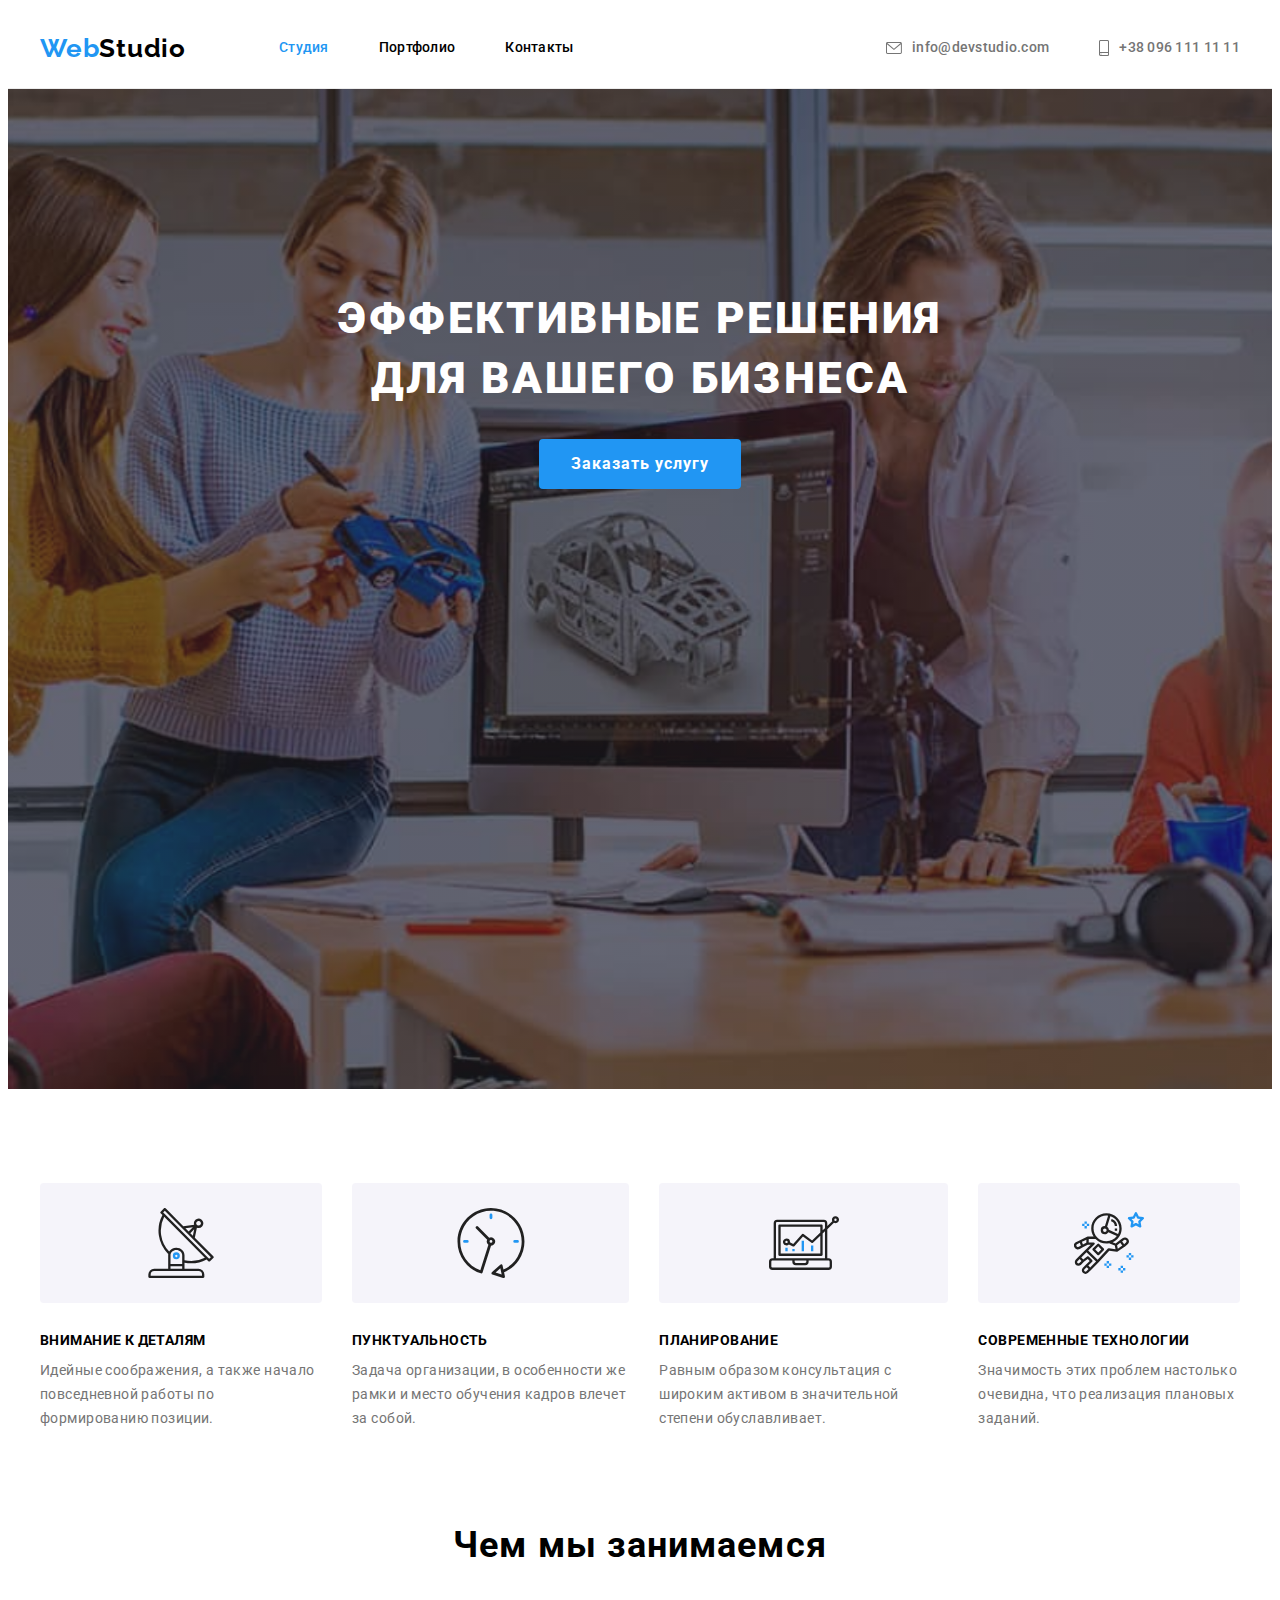
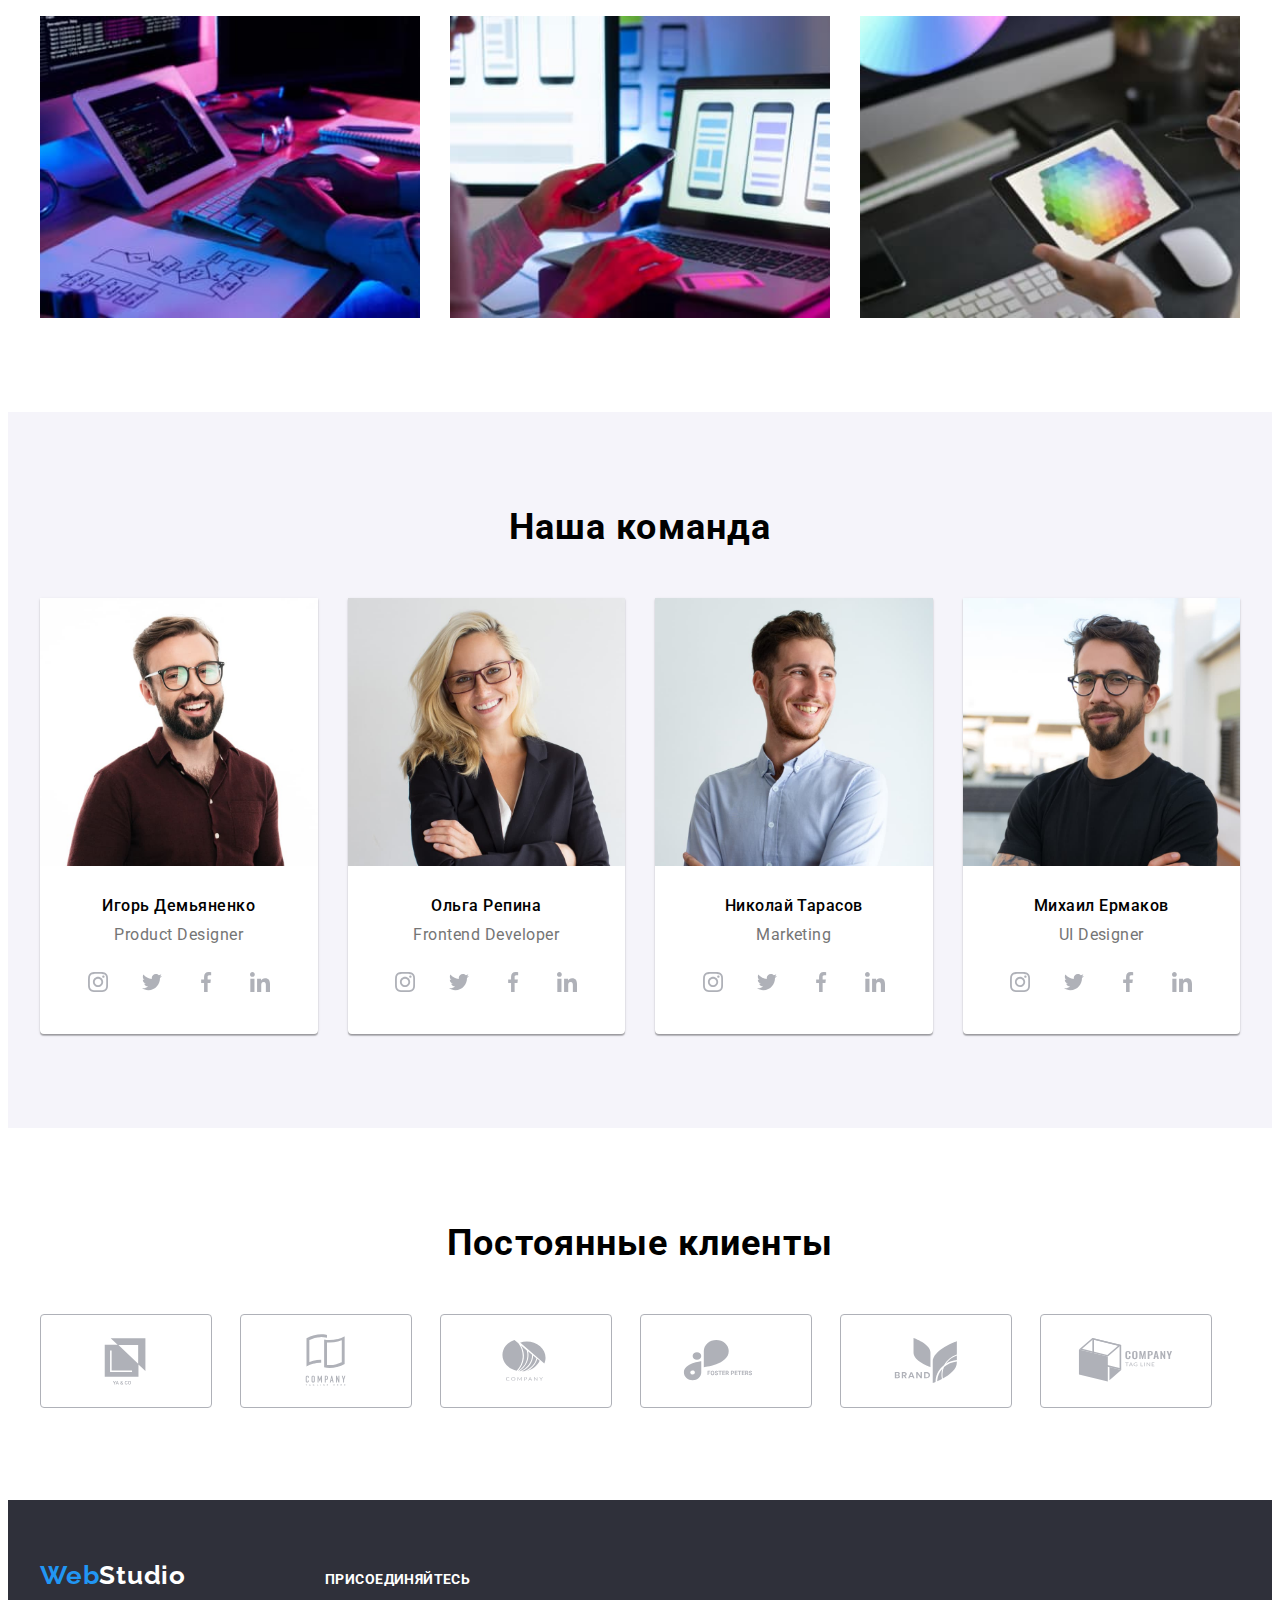
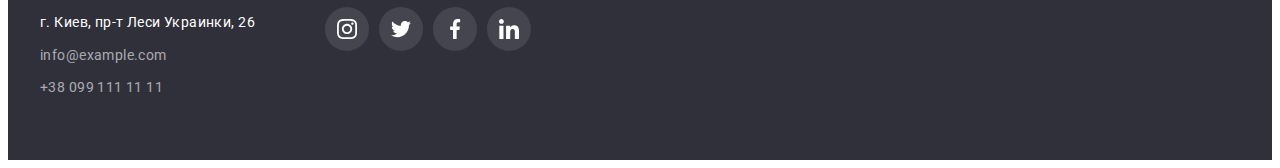
<file: index.html>
<!DOCTYPE html>
<html lang="ru">
  <head>
    <meta charset="UTF-8" />
    <meta http-equiv="X-UA-Compatible" content="IE=edge" />
    <meta name="viewport" content="width=device-width, initial-scale=1.0" />
    <title>WebStudio</title>
    <link
      href="https://fonts.googleapis.com/css2?family=Raleway:wght@700&family=Roboto:wght@400;500;700;900&display=swap"
      rel="stylesheet"
    />
    <link
      rel="stylesheet"
      href="https://cdnjs.cloudflare.com/ajax/libs/modern-normalize/1.1.0/modern-normalize.min.css"
      integrity="sha512-wpPYUAdjBVSE4KJnH1VR1HeZfpl1ub8YT/NKx4PuQ5NmX2tKuGu6U/JRp5y+Y8XG2tV+wKQpNHVUX03MfMFn9Q=="
      crossorigin="anonymous"
      referrerpolicy="no-referrer"
    />
    <link rel="stylesheet" href="./css/styles.css" />
  </head>
  <body>
    <header class="header">
      <div class="container">
        <nav class="nav">
          <ul class="nav-list list">
            <li class="nav-item">
              <a href="" class="logo link"
                >Web<span class="header-logo">Studio</span></a
              >
            </li>
            <li class="nav-item">
              <a href="" class="nav-link current link">Студия</a>
            </li>
            <li class="nav-item">
              <a href="./portfolio.html" class="nav-link link">Портфолио</a>
            </li>
            <li class="nav-item">
              <a href="" class="nav-link link">Контакты</a>
            </li>
          </ul>
        </nav>
        <ul class="contacts-list list">
          <li class="contacts-item">
            <a href="mailto:info@devstudio.com" class="contacts-link link">
              <svg class="contacts-icon" width="16" height="12"><use href="./img/icons.svg#icon-envelope"></use></svg>
              info@devstudio.com
            </a>
          </li>
          <li class="contacts-item">
            <a href="tel:+380961111111" class="contacts-link link"
              ><svg class="contacts-icon" width="10" height="16"><use href="./img/icons.svg#icon-smartphone"></use></svg>
              +38 096 111 11 11
            </a>
          </li>
        </ul>
      </div>
    </header>
    <main>
      <section class="hero overlay">
        <h1 class="hero-title">Эффективные решения для вашего бизнеса</h1>
        <button type="button" class="hero-btn button">Заказать услугу</button>
      </section>
      <section class="features section">
        <div class="container">
          <h2 class="visually-hidden">Наши преимущества</h2>
          <ul class="features-list list">
            <li class="features-item icon-antenna">
              <h3 class="features-subtitle">Внимание к деталям</h3>
              <p class="features-text">
                Идейные соображения, а также начало повседневной работы по
                формированию позиции.
              </p>
            </li>
            <li class="features-item icon-clock">
              <h3 class="features-subtitle">Пунктуальность</h3>
              <p class="features-text">
                Задача организации, в особенности же рамки и место обучения
                кадров влечет за собой.
              </p>
            </li>
            <li class="features-item icon-diagram">
              <h3 class="features-subtitle">Планирование</h3>
              <p class="features-text">
                Равным образом консультация с широким активом в значительной
                степени обуславливает.
              </p>
            </li>
            <li class="features-item icon-astronaut">
              <h3 class="features-subtitle">Современные технологии</h3>
              <p class="features-text">
                Значимость этих проблем настолько очевидна, что реализация
                плановых заданий.
              </p>
            </li>
          </ul>
        </div>
      </section>
      <section class="work bottom-padding">
        <div class="container">
          <h2 class="work-title title">Чем мы занимаемся</h2>
          <ul class="work-list list">
            <li class="work-item">
              <img src="./img/work1.jpg" width="370" alt="Фото кодирования" />
            </li>
            <li class="work-item">
              <img
                src="./img/work2.jpg"
                width="370"
                alt="Фото создания интерфейса"
              />
            </li>
            <li class="work-item">
              <img
                src="./img/work3.jpg"
                width="370"
                alt="Фото подбора цветов"
              />
            </li>
          </ul>
        </div>
      </section>
      <section class="team section">
        <div class="container">
          <h2 class="team-title title">Наша команда</h2>
          <ul class="team-list list">
            <li class="team-item">
              <img src="./img/team1.jpg" width="270" alt="Фото сотрудника 1" />
              <div class="team-container">
                <h3 class="team-subtitle">Игорь Демьяненко</h3>
                <p lang="en" class="team-text">Product Designer</p>
                <ul class="social-list list">
                  <li class="social-item">
                    <a href="" class="social-link link">
                      <svg class="social-icon" width="20" height="20">
                        <use href="./img/icons.svg#icon-instagram"></use>
                      </svg>
                    </a>
                  </li>
                  <li class="social-item">
                    <a href="" class="social-link link">
                      <svg class="social-icon" width="20" height="20">
                        <use href="./img/icons.svg#icon-twitter"></use>
                      </svg>
                    </a>
                  </li>
                  <li class="social-item">
                    <a href="" class="social-link link">
                      <svg class="social-icon" width="20" height="20">
                        <use href="./img/icons.svg#icon-facebook"></use>
                      </svg>
                    </a>
                  </li>
                  <li class="social-item">
                    <a href="" class="social-link link">
                      <svg class="social-icon" width="20" height="20">
                        <use href="./img/icons.svg#icon-linkedin"></use>
                      </svg>
                    </a>
                  </li>
                </ul>
            </div>
            </li>
            <li class="team-item">
              <img src="./img/team2.jpg" width="270" alt="Фото сотрудника 2" />
              <div class="team-container">
                <h3 class="team-subtitle">Ольга Репина</h3>
                <p lang="en" class="team-text">Frontend Developer</p>
              <ul class="social-list list">
                  <li class="social-item">
                    <a href="" class="social-link link">
                      <svg class="social-icon" width="20" height="20">
                        <use href="./img/icons.svg#icon-instagram"></use>
                      </svg>
                    </a>
                  </li>
                  <li class="social-item">
                    <a href="" class="social-link link">
                      <svg class="social-icon" width="20" height="20">
                        <use href="./img/icons.svg#icon-twitter"></use>
                      </svg>
                    </a>
                  </li>
                  <li class="social-item">
                    <a href="" class="social-link link">
                      <svg class="social-icon" width="20" height="20">
                        <use href="./img/icons.svg#icon-facebook"></use>
                      </svg>
                    </a>
                  </li>
                  <li class="social-item">
                    <a href="" class="social-link link">
                      <svg class="social-icon" width="20" height="20">
                        <use href="./img/icons.svg#icon-linkedin"></use>
                      </svg>
                    </a>
                  </li>
                </ul>
              </div>
            </li>
            <li class="team-item">
              <img src="./img/team3.jpg" width="270" alt="Фото сотрудника 3" />
              <div class="team-container">
                <h3 class="team-subtitle">Николай Тарасов</h3>
                <p lang="en" class="team-text">Marketing</p>
              <ul class="social-list list">
                  <li class="social-item">
                    <a href="" class="social-link link">
                      <svg class="social-icon" width="20" height="20">
                        <use href="./img/icons.svg#icon-instagram"></use>
                      </svg>
                    </a>
                  </li>
                  <li class="social-item">
                    <a href="" class="social-link link">
                      <svg class="social-icon" width="20" height="20">
                        <use href="./img/icons.svg#icon-twitter"></use>
                      </svg>
                    </a>
                  </li>
                  <li class="social-item">
                    <a href="" class="social-link link">
                      <svg class="social-icon" width="20" height="20">
                        <use href="./img/icons.svg#icon-facebook"></use>
                      </svg>
                    </a>
                  </li>
                  <li class="social-item">
                    <a href="" class="social-link link">
                      <svg class="social-icon" width="20" height="20">
                        <use href="./img/icons.svg#icon-linkedin"></use>
                      </svg>
                    </a>
                  </li>
                </ul>
              </div>
            </li>
            <li class="team-item">
              <img src="./img/team4.jpg" width="270" alt="Фото сотрудника 4" />
              <div class="team-container">
                <h3 class="team-subtitle">Михаил Ермаков</h3>
                <p lang="en" class="team-text">UI Designer</p>
              <ul class="social-list list">
                  <li class="social-item">
                    <a href="" class="social-link link">
                      <svg class="social-icon" width="20" height="20">
                        <use href="./img/icons.svg#icon-instagram"></use>
                      </svg>
                    </a>
                  </li>
                  <li class="social-item">
                    <a href="" class="social-link link">
                      <svg class="social-icon" width="20" height="20">
                        <use href="./img/icons.svg#icon-twitter"></use>
                      </svg>
                    </a>
                  </li>
                  <li class="social-item">
                    <a href="" class="social-link link">
                      <svg class="social-icon" width="20" height="20">
                        <use href="./img/icons.svg#icon-facebook"></use>
                      </svg>
                    </a>
                  </li>
                  <li class="social-item">
                    <a href="" class="social-link link">
                      <svg class="social-icon" width="20" height="20">
                        <use href="./img/icons.svg#icon-linkedin"></use>
                      </svg>
                    </a>
                  </li>
                </ul>
              </div>
            </li>
          </ul>
        </div>
      </section>
      <section class="clients section">
        <div class="container">
          <h2 class="clients-title title">Постоянные клиенты</h2>
          <ul class="clients-list list">
            <li class="clients-item"><a href="" class="clients-link link">
              <svg class="clients-logo" width="106" height="60">
                <use href="./img/icons.svg#icon-logo1"></use>
              </svg>
            </a></li>
            <li class="clients-item"><a href="" class="clients-link link">
              <svg class="clients-logo" width="106" height="60">
                <use href="./img/icons.svg#icon-logo2"></use>
              </svg>
            </a></li>
            <li class="clients-item"><a href="" class="clients-link link">
              <svg class="clients-logo" width="106" height="60">
                <use href="./img/icons.svg#icon-logo3"></use>
              </svg>
            </a></li>
            <li class="clients-item"><a href="" class="clients-link link">
              <svg class="clients-logo" width="106" height="60">
                <use href="./img/icons.svg#icon-logo4"></use>
              </svg>
            </a></li>
            <li class="clients-item"><a href="" class="clients-link link">
              <svg class="clients-logo" width="106" height="60">
                <use href="./img/icons.svg#icon-logo5"></use>
              </svg>
            </a></li>
            <li class="clients-item"><a href="" class="clients-link link">
              <svg class="clients-logo" width="106" height="60">
                <use href="./img/icons.svg#icon-logo6"></use>
              </svg>
            </a></li>
          </ul>
        </div>
      </section>
    </main>
    <footer class="footer">
      <div class="container">
        <div class="address-container">
        <a href="" class="logo link"
          >Web<span class="footer-logo">Studio</span></a>
        <address class="address">
          <ul class="address-list list">
            <li class="address-item">
              <a
                href="https://goo.gl/maps/W3Zv1NeJPZBBUoi46"
                target="_blank"
                rel="noopener nofollow norefe"
                class="address-link map link"
                >г. Киев, пр-т Леси Украинки, 26</a
              >
            </li>
            <li class="address-item">
              <a href="mailto:info@example.com" class="address-link link"
                >info@example.com</a
              >
            </li>
            <li class="address-item">
              <a href="tel:+380991111111" class="address-link link"
                >+38 099 111 11 11</a
              >
            </li>
          </ul>
        </address>
      </div>
      <div class="social-container">
          <h3 class="social-subtitle">присоединяйтесь</h3>
          <ul class="social-list list">
            <li class="social-item">
              <a href="" class="social-link link">
                <svg class="social-icon" width="20" height="20">
                  <use href="./img/icons.svg#icon-instagram"></use>
                </svg>
              </a>
            </li>
            <li class="social-item">
              <a href="" class="social-link link">
                <svg class="social-icon" width="20" height="20">
                  <use href="./img/icons.svg#icon-twitter"></use>
                </svg>
              </a>
            </li>
            <li class="social-item">
              <a href="" class="social-link link">
                <svg class="social-icon" width="20" height="20">
                  <use href="./img/icons.svg#icon-facebook"></use>
                </svg>
              </a>
            </li>
            <li class="social-item">
              <a href="" class="social-link link">
                <svg class="social-icon" width="20" height="20">
                  <use href="./img/icons.svg#icon-linkedin"></use>
                </svg>
              </a>
            </li>
          </ul>
        </div>
      </div>
    </footer>
  </body>
</html>
</file>
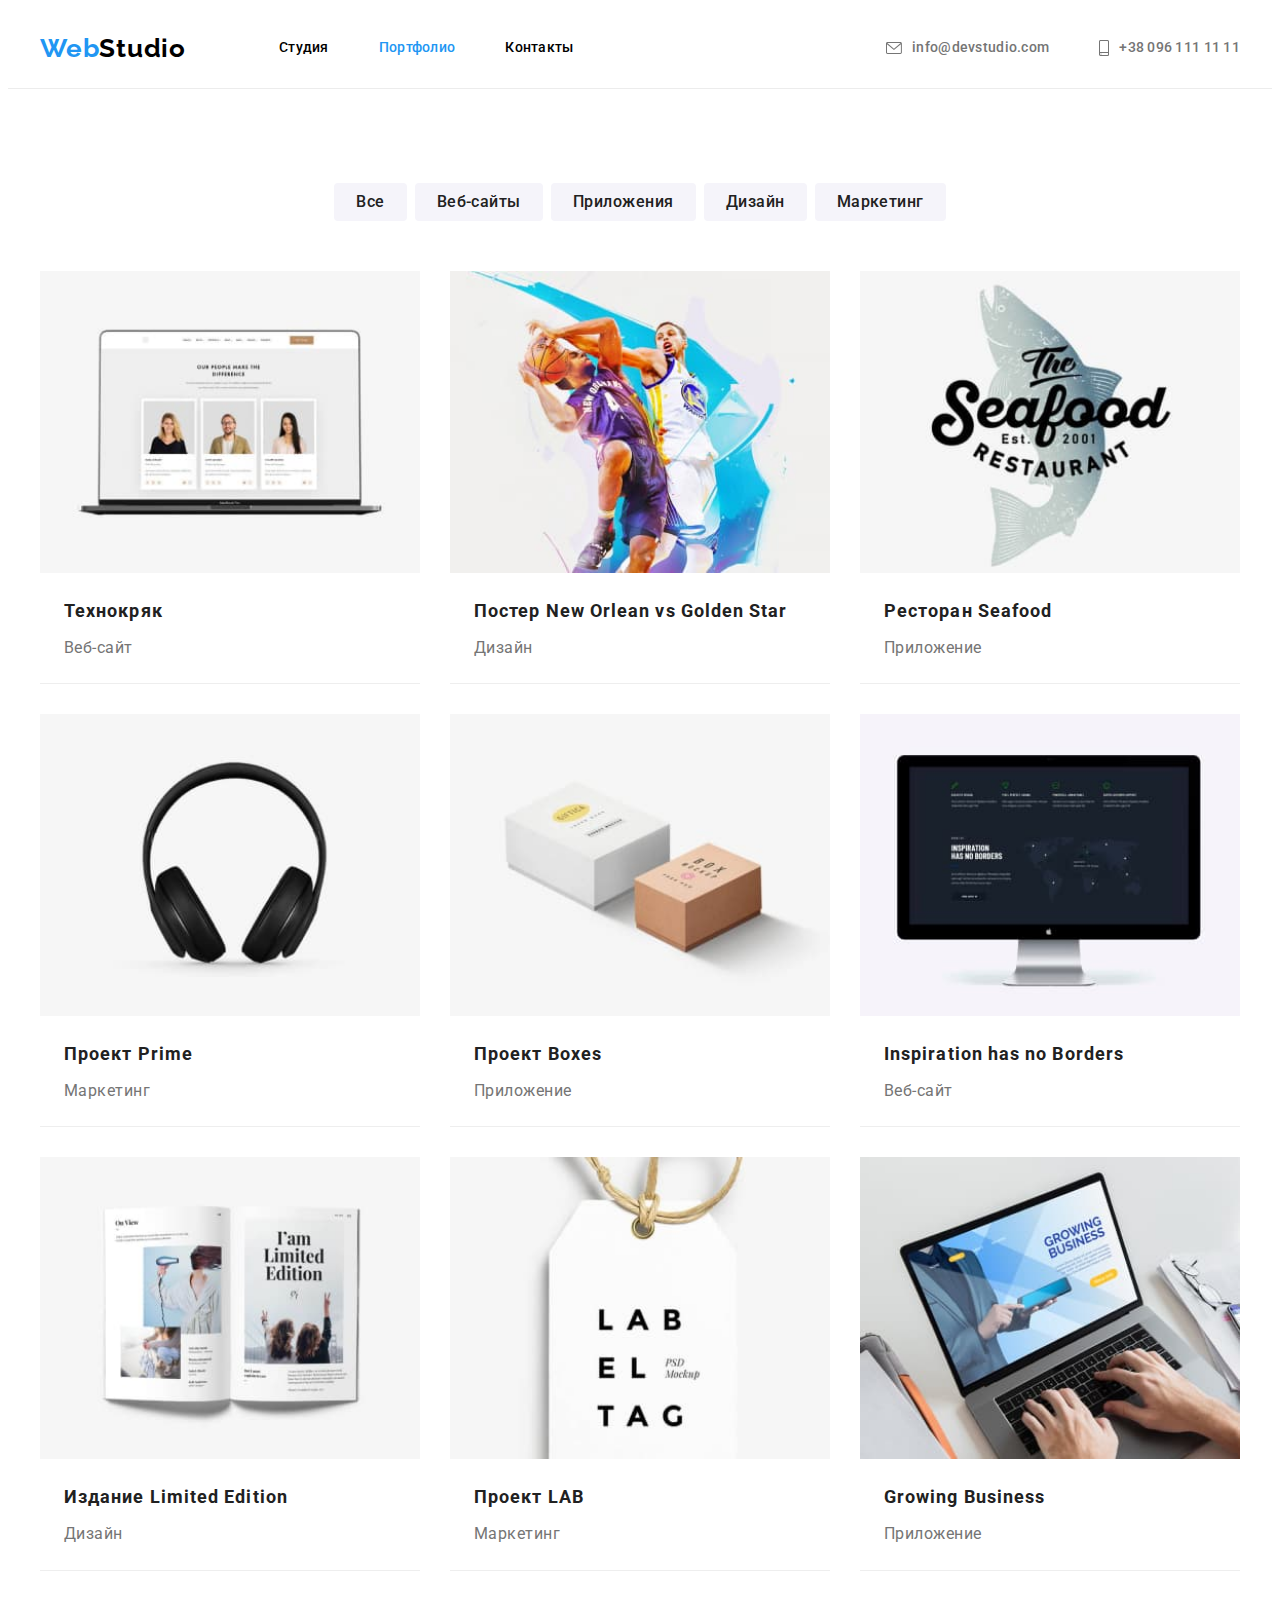
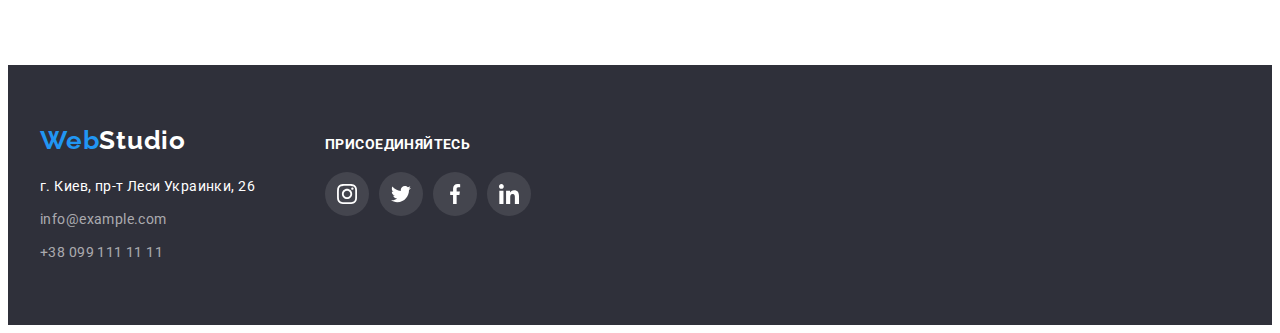
<file: portfolio.html>
<!DOCTYPE html>
<html lang="ru">
  <head>
    <meta charset="UTF-8" />
    <meta http-equiv="X-UA-Compatible" content="IE=edge" />
    <meta name="viewport" content="width=device-width, initial-scale=1.0" />
    <title>Portfolio</title>
    <link
      href="https://fonts.googleapis.com/css2?family=Raleway:wght@700&family=Roboto:wght@400;500;700;900&display=swap"
      rel="stylesheet"
    />
    <link
      rel="stylesheet"
      href="https://cdnjs.cloudflare.com/ajax/libs/modern-normalize/1.1.0/modern-normalize.min.css"
      integrity="sha512-wpPYUAdjBVSE4KJnH1VR1HeZfpl1ub8YT/NKx4PuQ5NmX2tKuGu6U/JRp5y+Y8XG2tV+wKQpNHVUX03MfMFn9Q=="
      crossorigin="anonymous"
      referrerpolicy="no-referrer"
    />
    <link rel="stylesheet" href="./css/styles.css" />
  </head>
  <body>
    <header class="header">
      <div class="container">
        <nav class="nav">
          <ul class="nav-list list">
            <li class="nav-item">
              <a href="" class="logo link"
                >Web<span class="header-logo">Studio</span></a
              >
            </li>
            <li class="nav-item">
              <a href="./index.html" class="nav-link link">Студия</a>
            </li>
            <li class="nav-item">
              <a href="" class="nav-link current link">Портфолио</a>
            </li>
            <li class="nav-item">
              <a href="" class="nav-link link">Контакты</a>
            </li>
          </ul>
        </nav>
        <ul class="contacts-list list">
          <li class="contacts-item">
            <a href="mailto:info@devstudio.com" class="contacts-link link">
              <svg class="contacts-icon" width="16" height="12"><use href="./img/icons.svg#icon-envelope"></use></svg>
              info@devstudio.com
            </a>
          </li>
          <li class="contacts-item">
            <a href="tel:+380961111111" class="contacts-link link"
              ><svg class="contacts-icon" width="10" height="16"><use href="./img/icons.svg#icon-smartphone"></use></svg>
              +38 096 111 11 11
            </a>
          </li>
        </ul>
      </div>
    </header>
    <main>
      <section class="projects section">
        <div class="container">
          <h1 class="visually-hidden">Примеры работ</h1>
          <ul class="projects-list list">
            <li class="projects-item">
              <button type="button" class="projects-btn button">Все</button>
            </li>
            <li class="projects-item">
              <button type="button" class="projects-btn button">
                Веб-сайты
              </button>
            </li>
            <li class="projects-item">
              <button type="button" class="projects-btn button">
                Приложения
              </button>
            </li>
            <li class="projects-item">
              <button type="button" class="projects-btn button">Дизайн</button>
            </li>
            <li class="projects-item">
              <button type="button" class="projects-btn button">
                Маркетинг
              </button>
            </li>
          </ul>
          <ul class="examples-list list">
            <li class="examples-item">
              <a href="" class="examples-link link">
                <img
                src="./img/project1.jpg"
                width="370"
                alt="Веб-сайт на экране ноутбука"
              />
              <div class="examples-container">
                <h2 class="examples-title">Технокряк</h2>
                <p class="examples-text">Веб-сайт</p>
              </div>
            </a>
            </li>
            <li class="examples-item">
              <a href="" class="examples-link link">
                <img
                src="./img/project2.jpg"
                width="370"
                alt="Постер баскетбол"
              />
              <div class="examples-container">
                <h2 class="examples-title">Постер New Orlean vs Golden Star</h2>
                <p class="examples-text">Дизайн</p>
              </div>
            </a>
            </li>
            <li class="examples-item">
              <a href="" class="examples-link link">
                <img
                src="./img/project3.jpg"
                width="370"
                alt="Лого ресторана Seafood"
              />
              <div class="examples-container">
                <h2 class="examples-title">Ресторан Seafood</h2>
                <p class="examples-text">Приложение</p>
              </div>
            </a>
            </li>
            <li class="examples-item">
              <a href="" class="examples-link link">
                <img src="./img/project4.jpg" width="370" alt="Наушники" />
              <div class="examples-container">
                <h2 class="examples-title">Проект Prime</h2>
                <p class="examples-text">Маркетинг</p>
              </div>
            </a>
            </li>
            <li class="examples-item">
              <a href="" class="examples-link link">
                <img src="./img/project5.jpg" width="370" alt="Две коробки" />
              <div class="examples-container">
                <h2 class="examples-title">Проект Boxes</h2>
                <p class="examples-text">Приложение</p>
              </div>
            </a>
            </li>
            <li class="examples-item">
              <a href="" class="examples-link link">
                <img
                src="./img/project6.jpg"
                width="370"
                alt="Веб-сайт на экране компьютера"
              />
              <div class="examples-container">
                <h2 class="examples-title">Inspiration has no Borders</h2>
                <p class="examples-text">Веб-сайт</p>
              </div>
            </a>
            </li>
            <li class="examples-item">
              <a href="" class="examples-link link">
                <img
                src="./img/project7.jpg"
                width="370"
                alt="Две страницы журнала"
              />
              <div class="examples-container">
                <h2 class="examples-title">Издание Limited Edition</h2>
                <p class="examples-text">Дизайн</p>
              </div>
            </a>
            </li>
            <li class="examples-item">
              <a href="" class="examples-link link">
                <img src="./img/project8.jpg" width="370" alt="Бирка" />
              <div class="examples-container">
                <h2 class="examples-title">Проект LAB</h2>
                <p class="examples-text">Маркетинг</p>
              </div>
            </a>
            </li>
            <li class="examples-item">
              <a href="" class="examples-link link">
                <img
                src="./img/project9.jpg"
                width="370"
                alt="Веб-сайт на экране ноутбука"
              />
              <div class="examples-container">
                <h2 class="examples-title">Growing Business</h2>
                <p class="examples-text">Приложение</p>
              </div>
            </a>
            </li>
          </ul>
        </div>
      </section>
    </main>
    <footer class="footer">
      <div class="container">
        <div class="address-container">
        <a href="" class="logo link"
          >Web<span class="footer-logo">Studio</span></a>
        <address class="address">
          <ul class="address-list list">
            <li class="address-item">
              <a
                href="https://goo.gl/maps/W3Zv1NeJPZBBUoi46"
                target="_blank"
                rel="noopener nofollow norefe"
                class="address-link map link"
                >г. Киев, пр-т Леси Украинки, 26</a
              >
            </li>
            <li class="address-item">
              <a href="mailto:info@example.com" class="address-link link"
                >info@example.com</a
              >
            </li>
            <li class="address-item">
              <a href="tel:+380991111111" class="address-link link"
                >+38 099 111 11 11</a
              >
            </li>
          </ul>
        </address>
      </div>
      <div class="social-container">
          <h3 class="social-subtitle">присоединяйтесь</h3>
          <ul class="social-list list">
            <li class="social-item">
              <a href="" class="social-link link">
                <svg class="social-icon" width="20" height="20">
                  <use href="./img/icons.svg#icon-instagram"></use>
                </svg>
              </a>
            </li>
            <li class="social-item">
              <a href="" class="social-link link">
                <svg class="social-icon" width="20" height="20">
                  <use href="./img/icons.svg#icon-twitter"></use>
                </svg>
              </a>
            </li>
            <li class="social-item">
              <a href="" class="social-link link">
                <svg class="social-icon" width="20" height="20">
                  <use href="./img/icons.svg#icon-facebook"></use>
                </svg>
              </a>
            </li>
            <li class="social-item">
              <a href="" class="social-link link">
                <svg class="social-icon" width="20" height="20">
                  <use href="./img/icons.svg#icon-linkedin"></use>
                </svg>
              </a>
            </li>
          </ul>
        </div>
      </div>
    </footer>
  </body>
</html>
</file>
<file: css/styles.css>
:root {
  --primary-text-color: #212121;
  --secondary-text-color: #757575;
  --accent-color: #2196f3;
  --primary-white-color: #ffffff;
  --secondary-white-color: #f5f4fa;
  --background-black-color: #2f303a;
}

p,
h1,
h2,
h3,
h4,
h5,
h6 {
  margin: 0;
}

img {
  display: block;
  width: 100%;
  height: auto;
}

body {
  font-family: "Roboto"; sans-serif;
  color: var(--primary--text-color);
}

.container {
  width: 1200px;
  margin: 0 auto;
  padding-left: 15px;
  padding-right: 15px;
}

.list {
  list-style: none;
  margin: 0;
  padding-left: 0;
}

.link {
  text-decoration: none;
}

.button {
  font-family: inherit;
  cursor: pointer;
}

.title {
font-size: 36px;
line-height: 1.17;
letter-spacing: 0.03em;
}

.logo {
  font-family: 'Raleway';
  font-weight: 700;
  font-size: 26px;
  line-height: 1.19;
  letter-spacing: 0.03em;
  color:var(--accent-color);
}

/* --------------------------------HEADER-------------------------------------------- */

.header {
  border-bottom: 1px solid #ECECEC;
}

.header .container {
  display: flex;
  align-items: center;
}

.nav-list {
  display: flex;
  align-items: center;
}

.nav-item:first-child {
  margin-right: 93px;
}

.nav-item:nth-child(n+3) {
  margin-left: 50px;
}

.contacts-list {
  display: flex;
  margin-left: auto;
}

.contacts-icon {
  margin-right: 10px;
  fill: currentColor;
}

.contacts-item + .contacts-item {
  margin-left: 50px;
}

.header-logo {
  color: #000000;
}

.nav-link,
.contacts-link {
  display: flex;
  padding: 32px 0;
  align-items: center;
  
  font-weight: 500;
  font-size: 14px;
  line-height: 1.14;
  letter-spacing: 0.02em;
}

.nav-link {
  color: var(--primary--text-color);
}

.nav-link.current {
  color: var(--accent-color);
}
.contacts-link {
  color: var(--secondary-text-color);
}

.nav-link:hover,
.nav-link:focus,
.contacts-link:hover,
.contacts-link:focus {
  color: var(--accent-color);
}

/* --------------------------------HERO----------------------------- */

.overlay {
  max-width: 1600px;
  height: 600px;
  margin-left: auto;
  margin-right: auto;
  background-image: linear-gradient(
    to right,
    rgba(47, 48, 58, 0.4),
    rgba(47, 48, 58, 0.4)),
    url(../img/overlay.jpg);

  background-repeat: no-repeat;
  background-position: center;
  background-size: cover;
  background-color: var(--background-black-color);
}

.hero {
  padding-top: 200px;
  padding-bottom: 200px;
}

.hero-title {
  width: 696px;
  margin: 0 auto 30px;
  
  font-weight: 900;
  font-size: 44px;
  line-height: 1.36;
  text-align: center;
  letter-spacing: 0.06em;
  text-transform: uppercase;
  color: var(--primary-white-color);
}

.hero-btn {
  display: block;
  margin: 0 auto;
  border-radius: 4px;
  padding: 10px 32px;
  min-width: 200px;
  
  font-weight: 700;
  font-size: 16px;
  line-height: 1.9;
  display: flex;
  align-items: center;
  text-align: center;
  letter-spacing: 0.06em;
  border-style: none;
  
  color: var(--primary-white-color);
  background-color: var(--accent-color);
}

.hero-btn:hover,
.hero-btn:focus {
  background-color: #188CE8;
}

/* -----------------------------FEATURES----------------------------------- */

.section {
  padding-top: 94px;
  padding-bottom: 94px;
}

.bottom-padding {
  padding-bottom: 94px;
}

.features-list {
  display: flex;
}

.features-item:not(:last-child) {
  margin-right: 30px;
}

.visually-hidden {
  position: absolute;
  white-space: nowrap;
  width: 1px;
  height: 1px;
  overflow: hidden;
  border: 0;
  padding: 0;
  clip: rect(0 0 0 0);
  clip-path: inset(50%);
  margin: -1px;
}

.features-subtitle {
  margin-bottom: 10px;
  font-size: 14px;
  line-height: 1.14;
  letter-spacing: 0.03em;
  text-transform: uppercase;
}

.features-text {
  font-size: 14px;
  line-height: 1.7;
  letter-spacing: 0.03em;
  
  color:var(--secondary-text-color);
}

.features-item::before {
  display: block;
  content: "";
  height: 120px;
  margin-bottom: 30px;
  background-repeat: no-repeat;
  background-position: center;
  background-color: var(--secondary-white-color);
  border-radius: 4px;
}

.icon-antenna::before {
  background-image: url(../img/antenna.svg);
}

.icon-clock::before {
  background-image: url(../img/clock.svg);
}

.icon-diagram::before {
  background-image: url(../img/diagram.svg);
}

.icon-astronaut::before {
  background-image: url(../img/astronaut.svg);
}

/* -----------------------------------WORK-------------------------------- */

.work {
  text-align: center;
}

.work-title {
  margin-bottom: 50px;
}

.work-list {
  display: flex;
  margin-left: -30px;
}

.work-item {
  flex-basis: calc((100% - 90px)/3);
  margin-left: 30px;
}

/* -----------------------------------TEAM-------------------------------- */

.team {
  background-color: var(--secondary-white-color);
  text-align: center;
}

.team-title {
  margin-bottom: 50px;
}

.team-list {
  display: flex;
  margin-left: -30px;
}

.team-item {
  flex-basis: calc((100%-120px)/4);
  margin-left: 30px;

  background-color: var(--primary-white-color);
  box-shadow: 0px 1px 3px rgba(0, 0, 0, 0.12), 0px 1px 1px rgba(0, 0, 0, 0.14), 0px 2px 1px rgba(0, 0, 0, 0.2);
  border-radius: 0px 0px 4px 4px;
}

.team-container {
  padding-top: 30px;
  padding-bottom: 30px;
}

.team-subtitle {
  margin-bottom: 10px;
}

.team-subtitle,
.team-text {
  font-size: 16px;
  line-height: 1.19;
  text-align: center;
  letter-spacing: 0.03em;
}

.team-subtitle {
  font-weight: 500;
}

.team-text {
  margin-bottom: 16px;
  color: var(--secondary-text-color);
}

.social-list{
  display: flex;
  justify-content: center;
}

.social-item {
  width: 44px;
  height: 44px;
}

.social-item:not(:last-child) {
  margin-right: 10px;
}

.social-link {
  width: 100%;
  height: 100%;
  display: flex;
  border-radius: 50%;
  align-items: center;
  justify-content: center;
  color: #AFB1B8;
}

.social-icon {
  fill: currentColor;
}

.social-link:hover,
.social-link:focus {
  color: var(--primary-white-color);
  background-color: var(--accent-color);
}

/* ------------------------------------CLIENTS--------------------------------- */

.clients {
  text-align: center;
}

.clients-title {
  margin-bottom: 50px;
}

.clients-list {
  display: flex;
  margin-left: -30px;
}

.clients-item {
  flex-basis: calc((100%-150px)/6);
  margin-left: 30px;
  width: 170px;
  height: 92px;
}

.clients-link {
  width: 100%;
  height: 100%;
  display: flex;
  align-items: center;
  justify-content: center;
  border: 1px solid #AFB1B8;
  border-radius: 4px;

  color: #AFB1B8;
}

.clients-logo {
  fill: currentColor;
}

.clients-link:hover,
.clients-link:focus {
  border-color: var(--accent-color);
  color: var(--accent-color);
}

/* ------------------------------------FOOTER--------------------------------- */

.footer {
  max-width: 1600px;
  margin: 0 auto;
  padding-top: 60px;
  padding-bottom: 60px;
  background-color: var(--background-black-color);
}

.footer .container {
  display: flex;
  align-items: baseline;
}

.address-container {
  margin-right: 70px;
}

.footer .logo {
  display: block;
  margin-bottom: 20px;
}

.address-item:not(:last-child) {
  margin-bottom: 9px;
}

.footer-logo {
  color: var(--primary-white-color);
}

.address {
  font-style: normal;
}

.address-link {
  font-size: 14px;
  line-height: 1.7;
  letter-spacing: 0.03em;
  
  color:rgba(255, 255, 255, 0.6);
}

.address-link:hover,
.address-link:focus {
  color: var(--accent-color);
}

.map {
  color: var(--primary-white-color);
}

.social-container {
  padding-top: ;
  padding-bottom: ;
}

.social-subtitle {
  margin-bottom: 20px;
  font-size: 14px;
  line-height: 1.17;
  letter-spacing: 0.03em;
  text-transform: uppercase;

  color: var(--primary-white-color);
}

.footer .social-link {
  color: var(--primary-white-color);
  background-color: rgba(255, 255, 255, 0.1);
}

.footer .social-link:hover,
.footer .social-link:focus {
  background-color: var(--accent-color);
}


/* -----------------------------------PORTFOLIO-PROJECTS---------------------------------- */

.projects-list {
  display: flex;
  justify-content: center;
  margin-bottom: 50px;
}

.projects-item:not(:last-child) {
  margin-right: 8px;
}

.visually-hidden {
  position: absolute;
  white-space: nowrap;
  width: 1px;
  height: 1px;
  overflow: hidden;
  border: 0;
  padding: 0;
  clip: rect(0 0 0 0);
  clip-path: inset(50%);
  margin: -1px;
}

.projects-btn {
  padding: 6px 22px;
  font-weight: 500;
  font-size: 16px;
  line-height: 1.6;
  text-align: center;
  letter-spacing: 0.03em;
  border-style: none;
  border-radius: 4px;
  
  background-color: var(--secondary-white-color);
  color:var(--primary-text-color);
}

.projects-btn:hover,
.projects-btn:focus {
  background-color:var(--accent-color);
  color: var(--primary-white-color);
  box-shadow: 0px 3px 1px rgba(0, 0, 0, 0.1), 0px 1px 2px rgba(0, 0, 0, 0.08), 0px 2px 2px rgba(0, 0, 0, 0.12);
}

.examples-list {
  display: flex;
  flex-wrap: wrap;
  margin: -15px;
}

.examples-title {
  margin-bottom: 4px;
}

.examples-item {
  flex-basis: calc((100% - 90px) / 3);
  margin: 15px;

  border-bottom: 1px solid #EEEEEE;
}

.examples-link {
  display: block;
}

.examples-link:hover,
.examples-link:focus {
  box-shadow: 1px 4px 6px rgba(0, 0, 0, 0.16), 0px 4px 4px rgba(0, 0, 0, 0.06), 0px 1px 1px rgba(0, 0, 0, 0.12);
}

.examples-container {
  padding: 20px 24px;
}

.examples-title {
  font-size: 18px;
  line-height: 2;
  letter-spacing: 0.06em;

  color: var(--primary-text-color);
}

.examples-text {
  font-size: 16px;
  line-height: 1.9;
  letter-spacing: 0.03em;
  
  color:var(--secondary-text-color);
}
</file>
